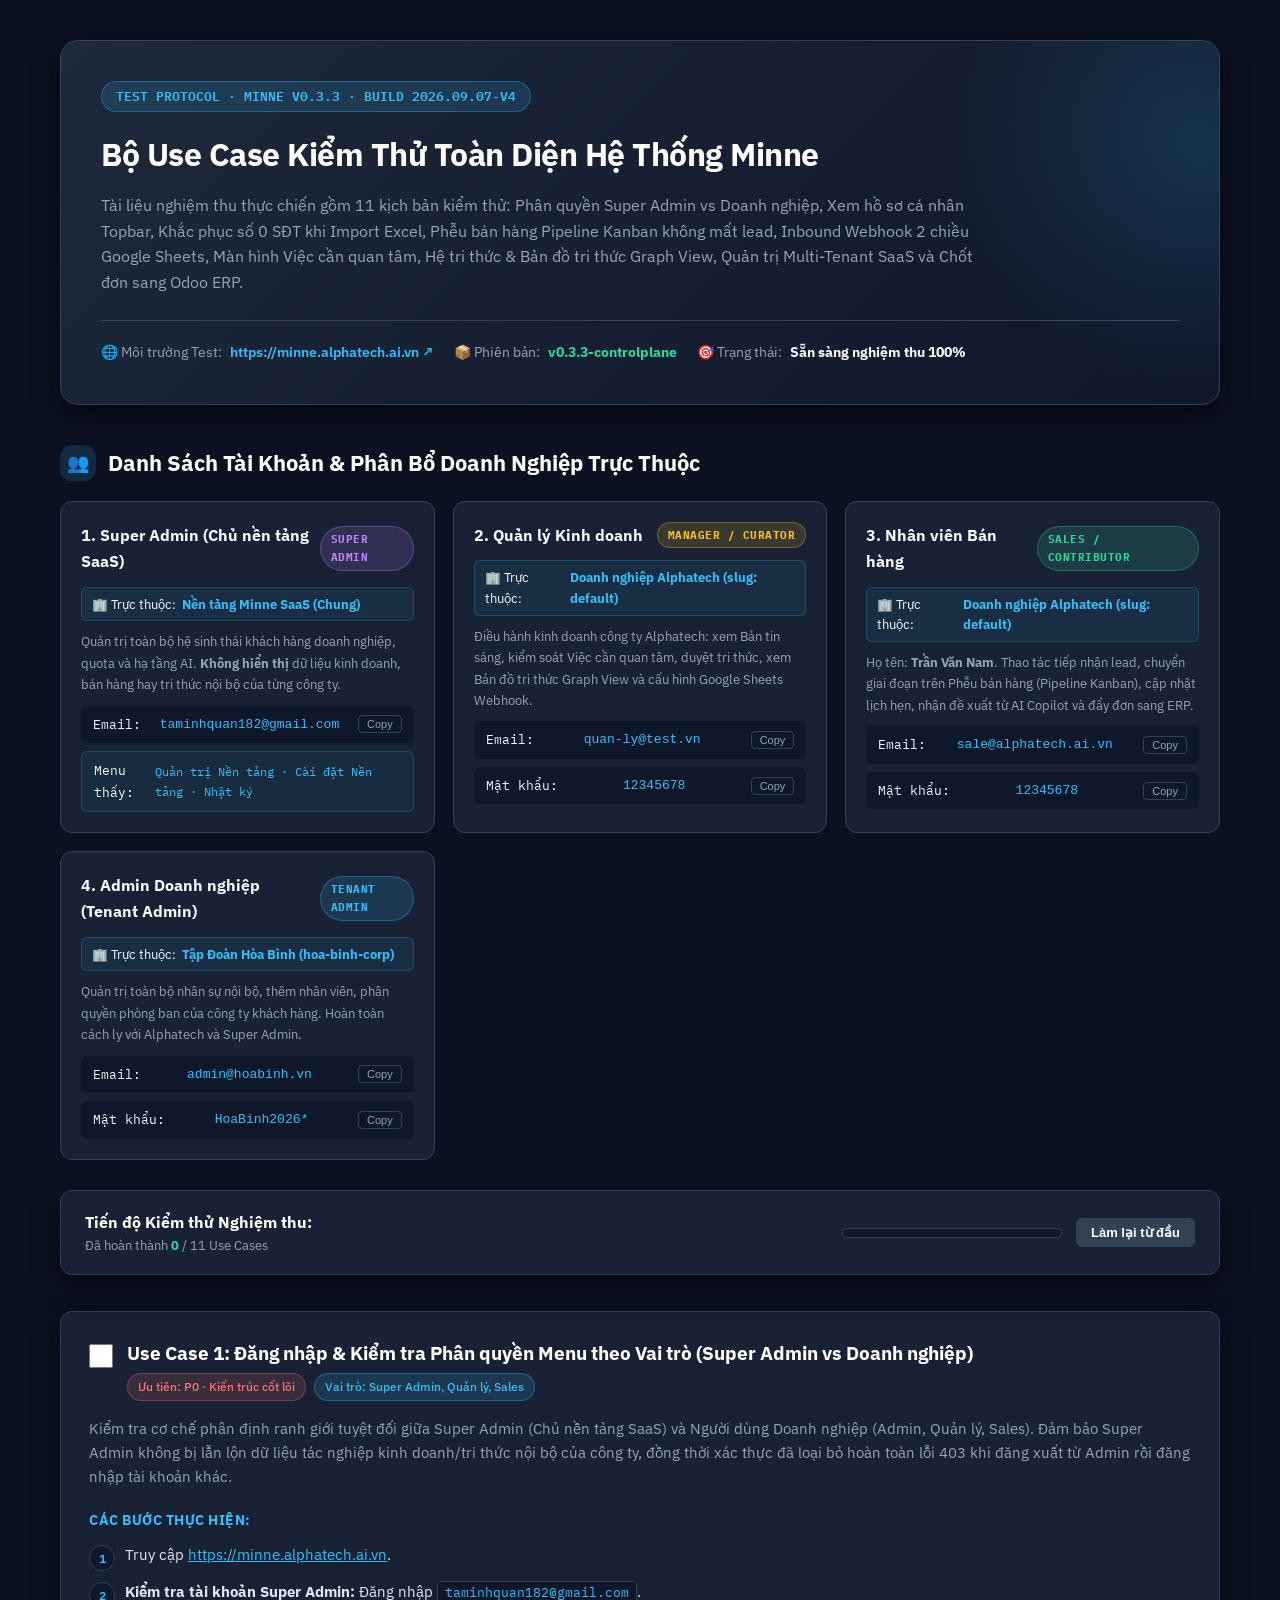
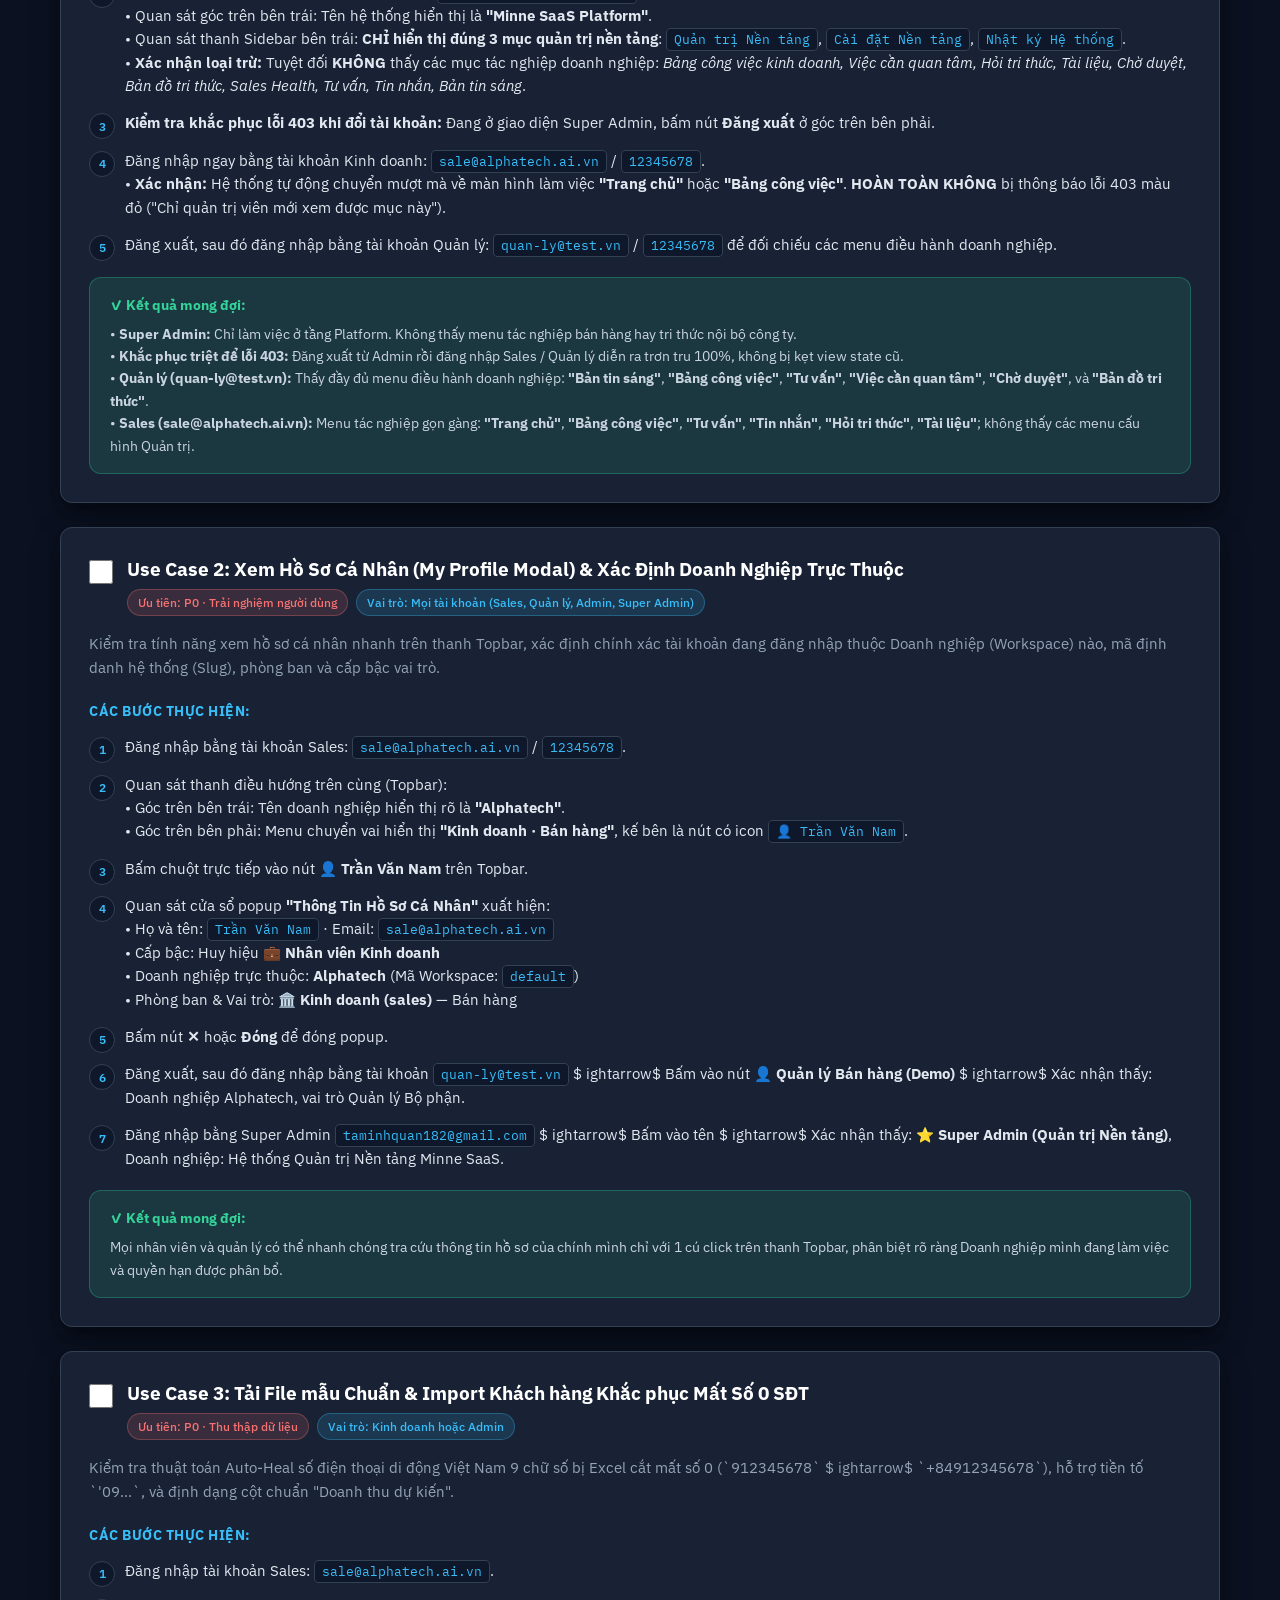
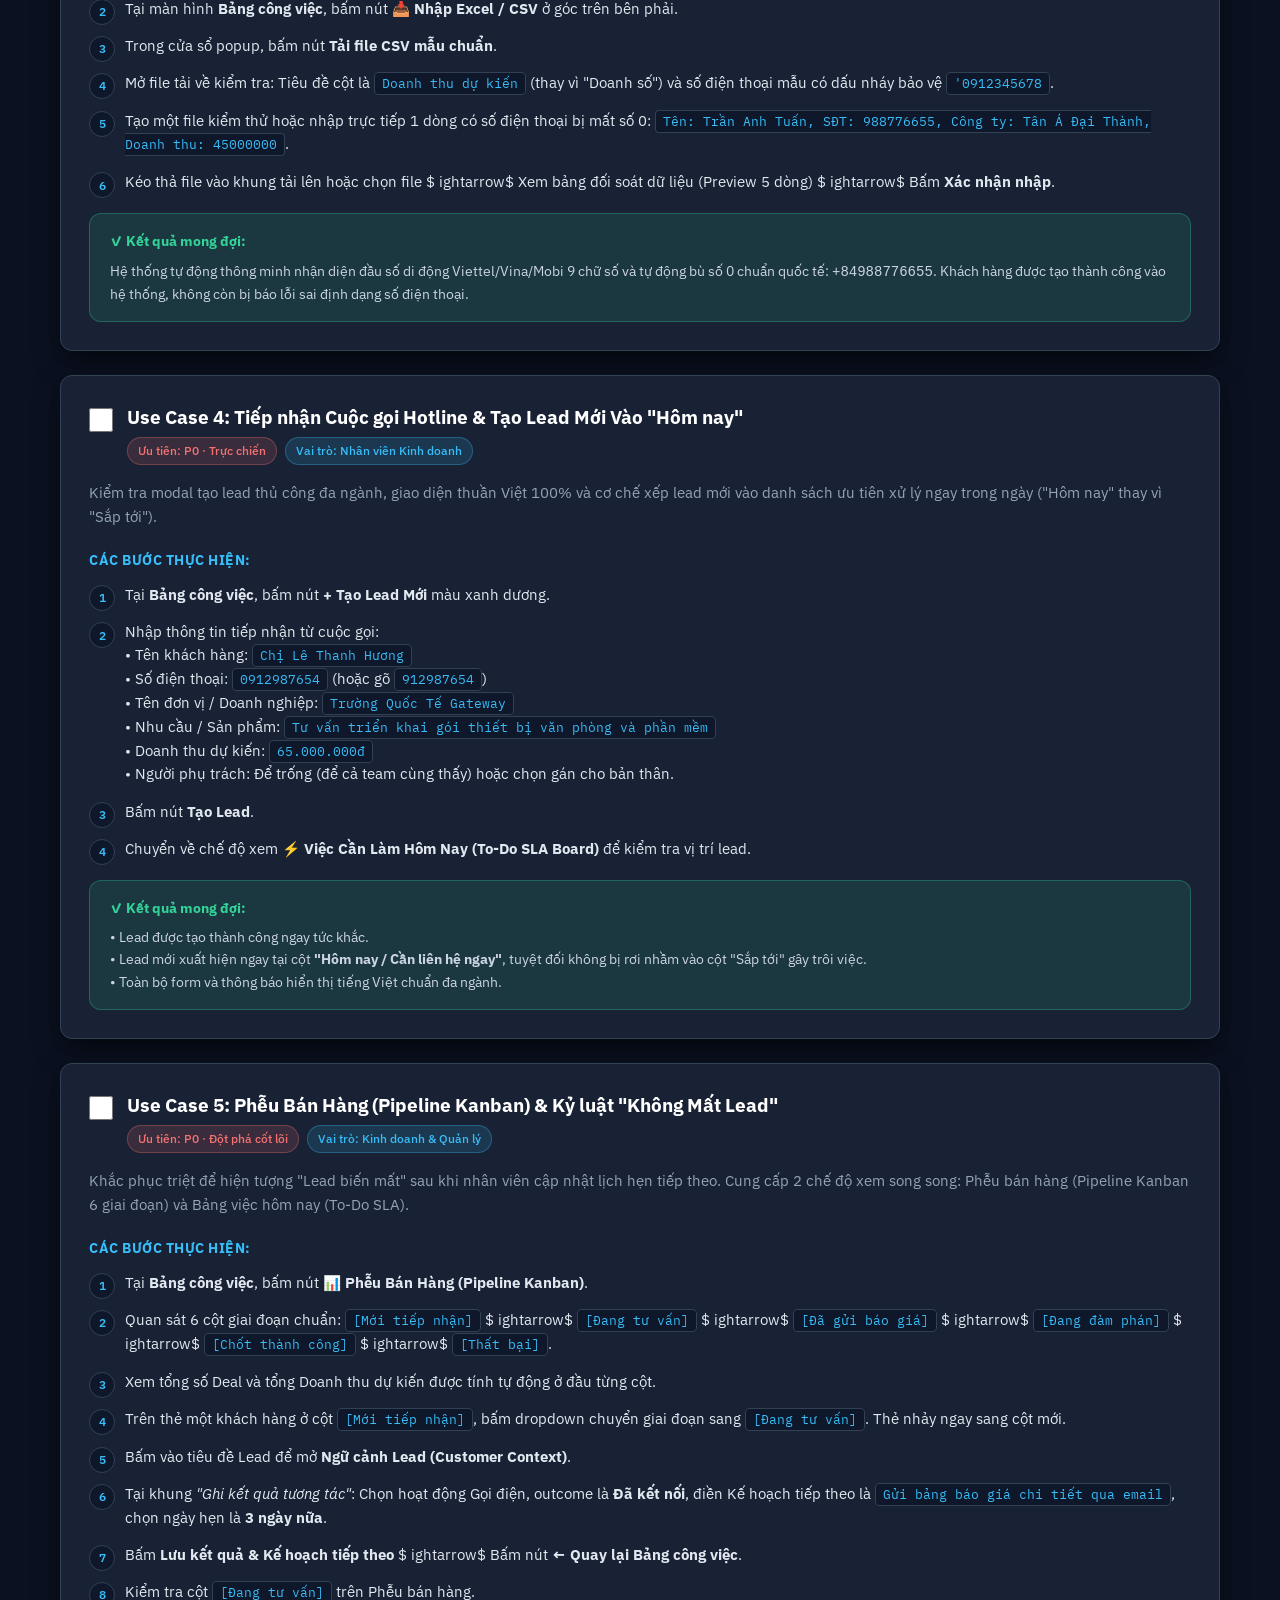
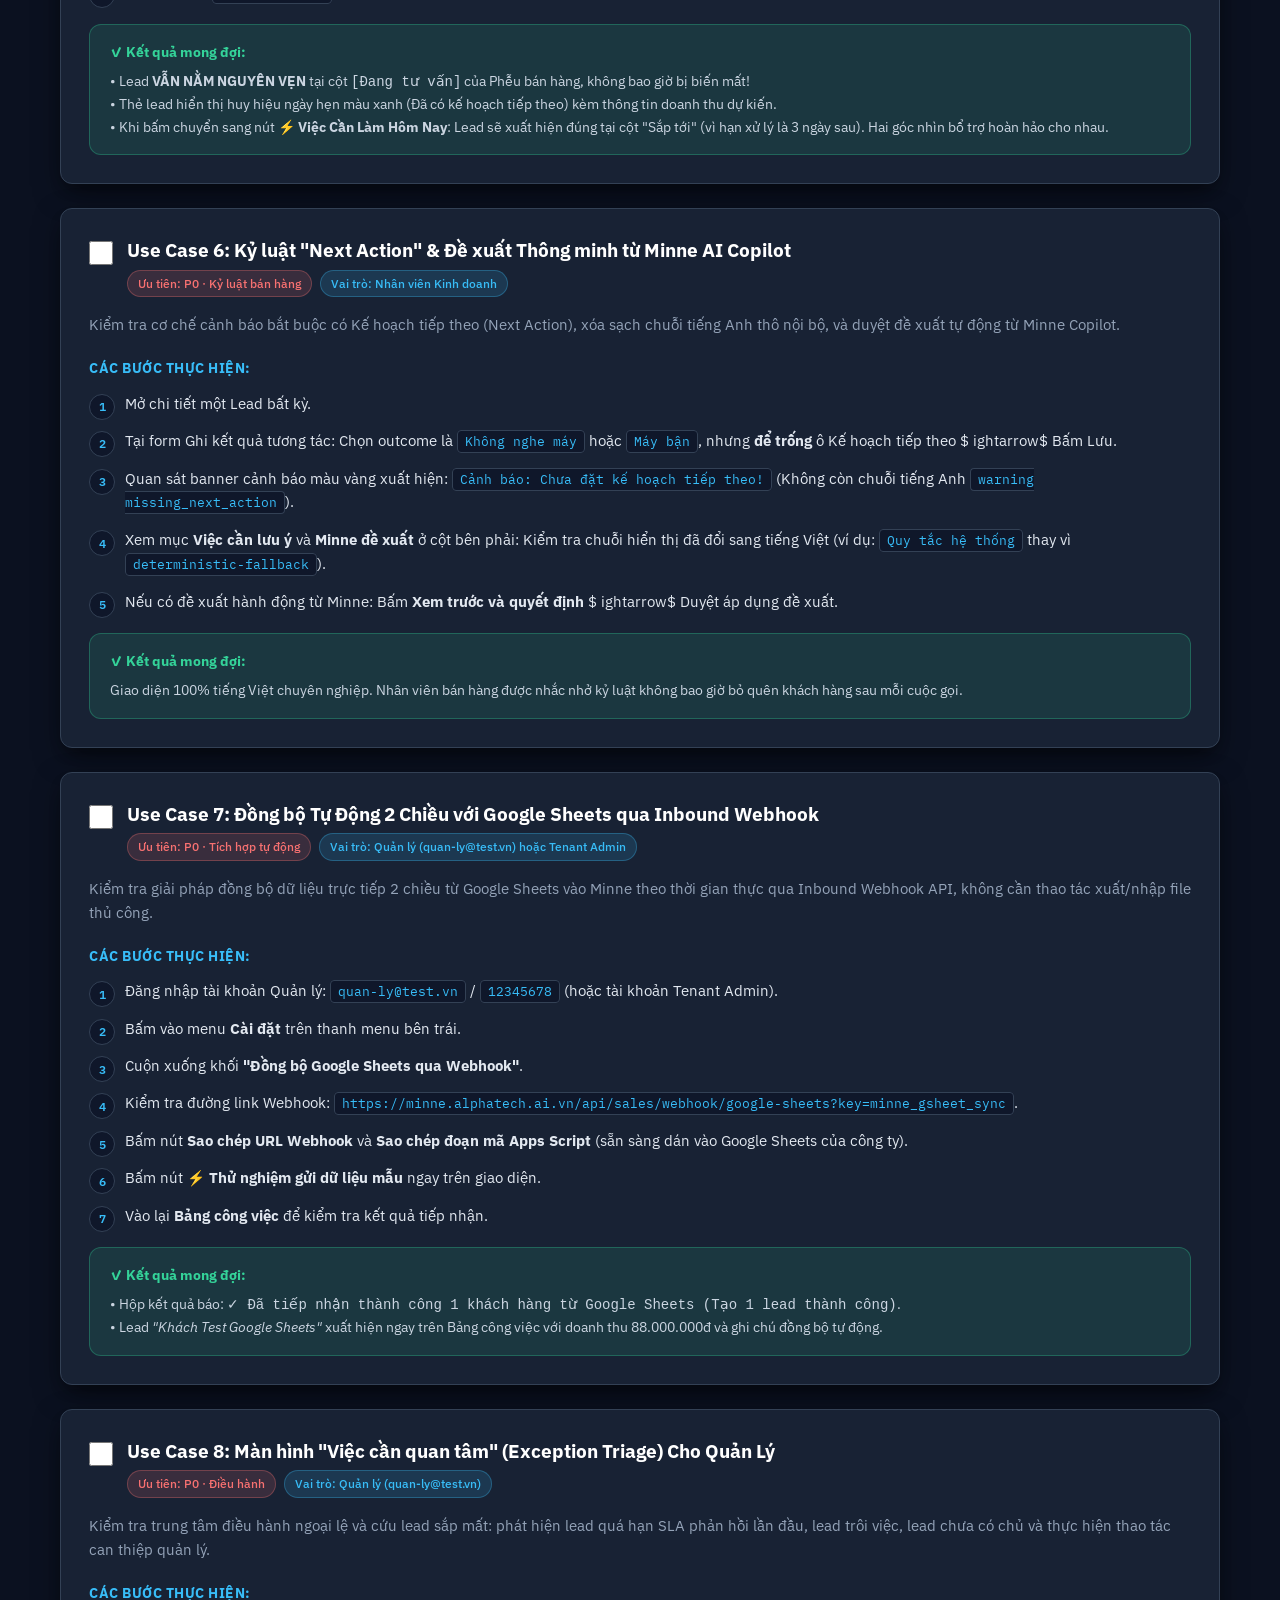
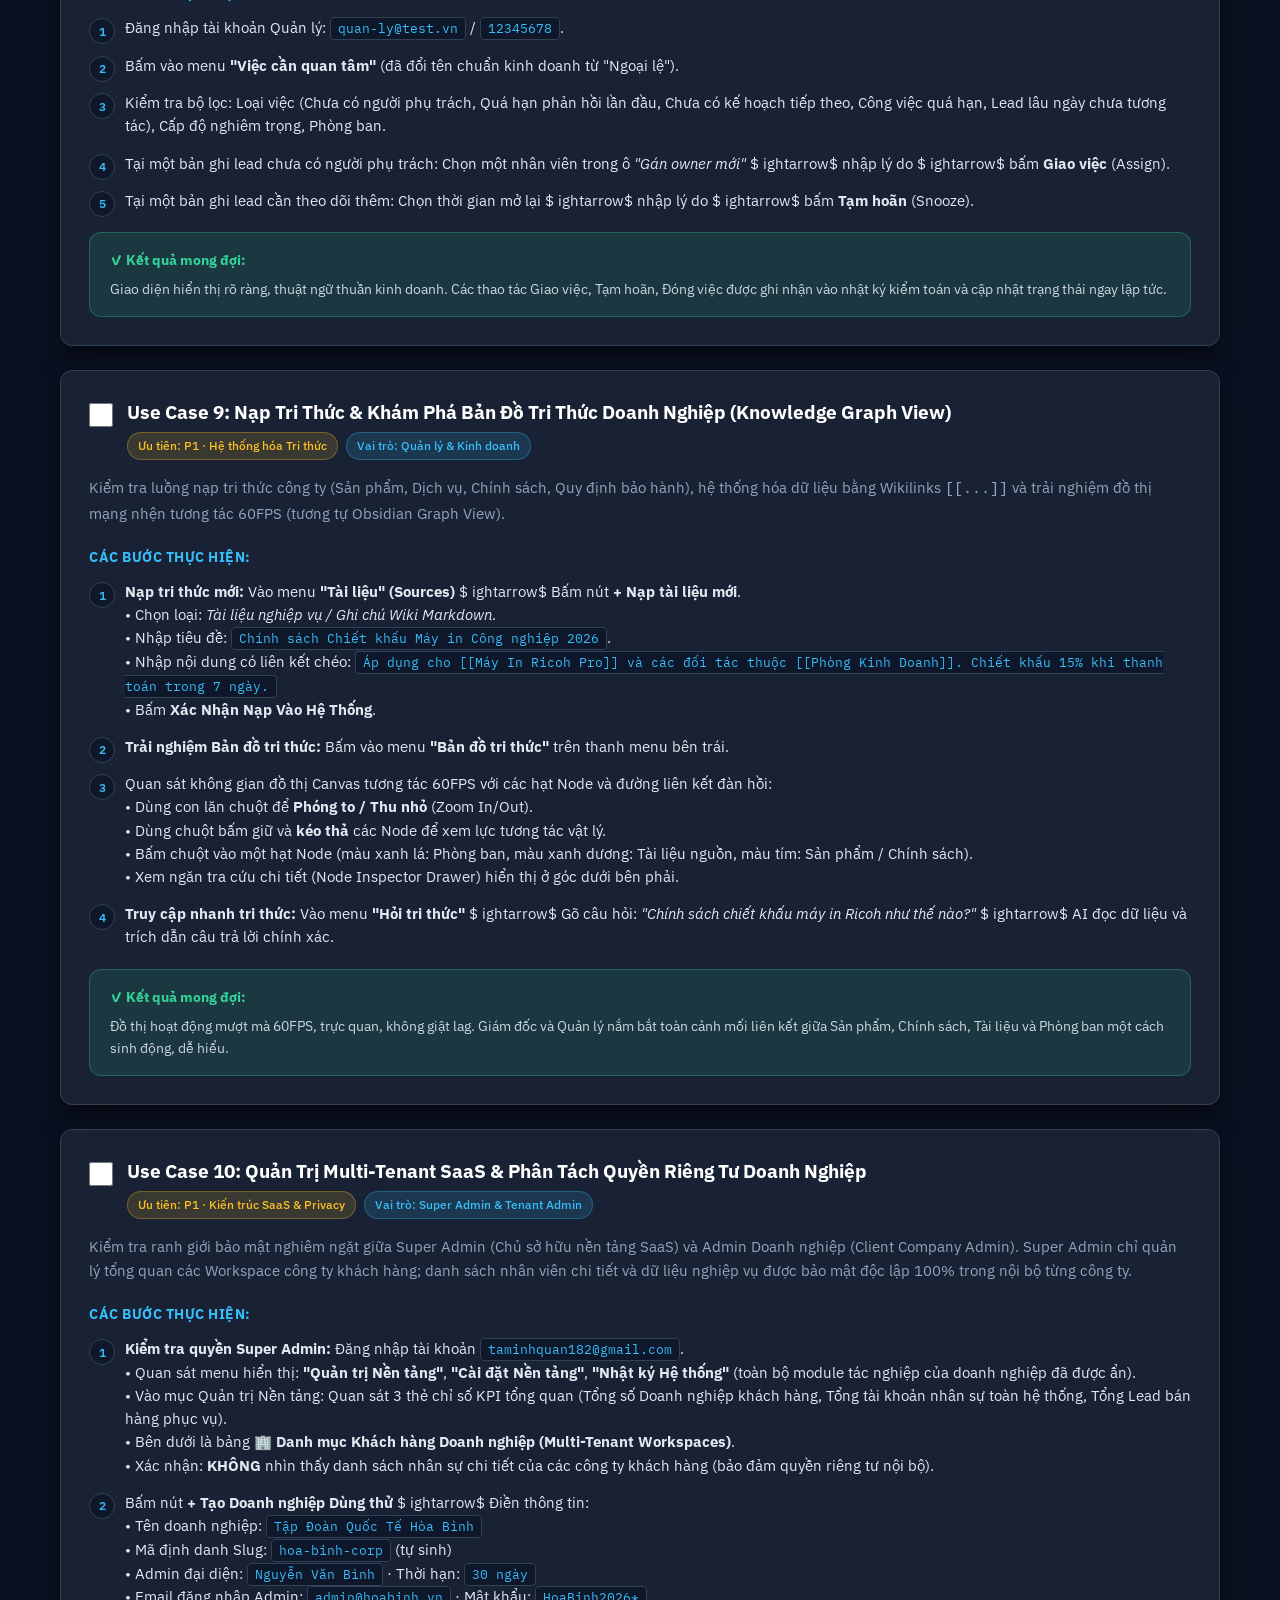
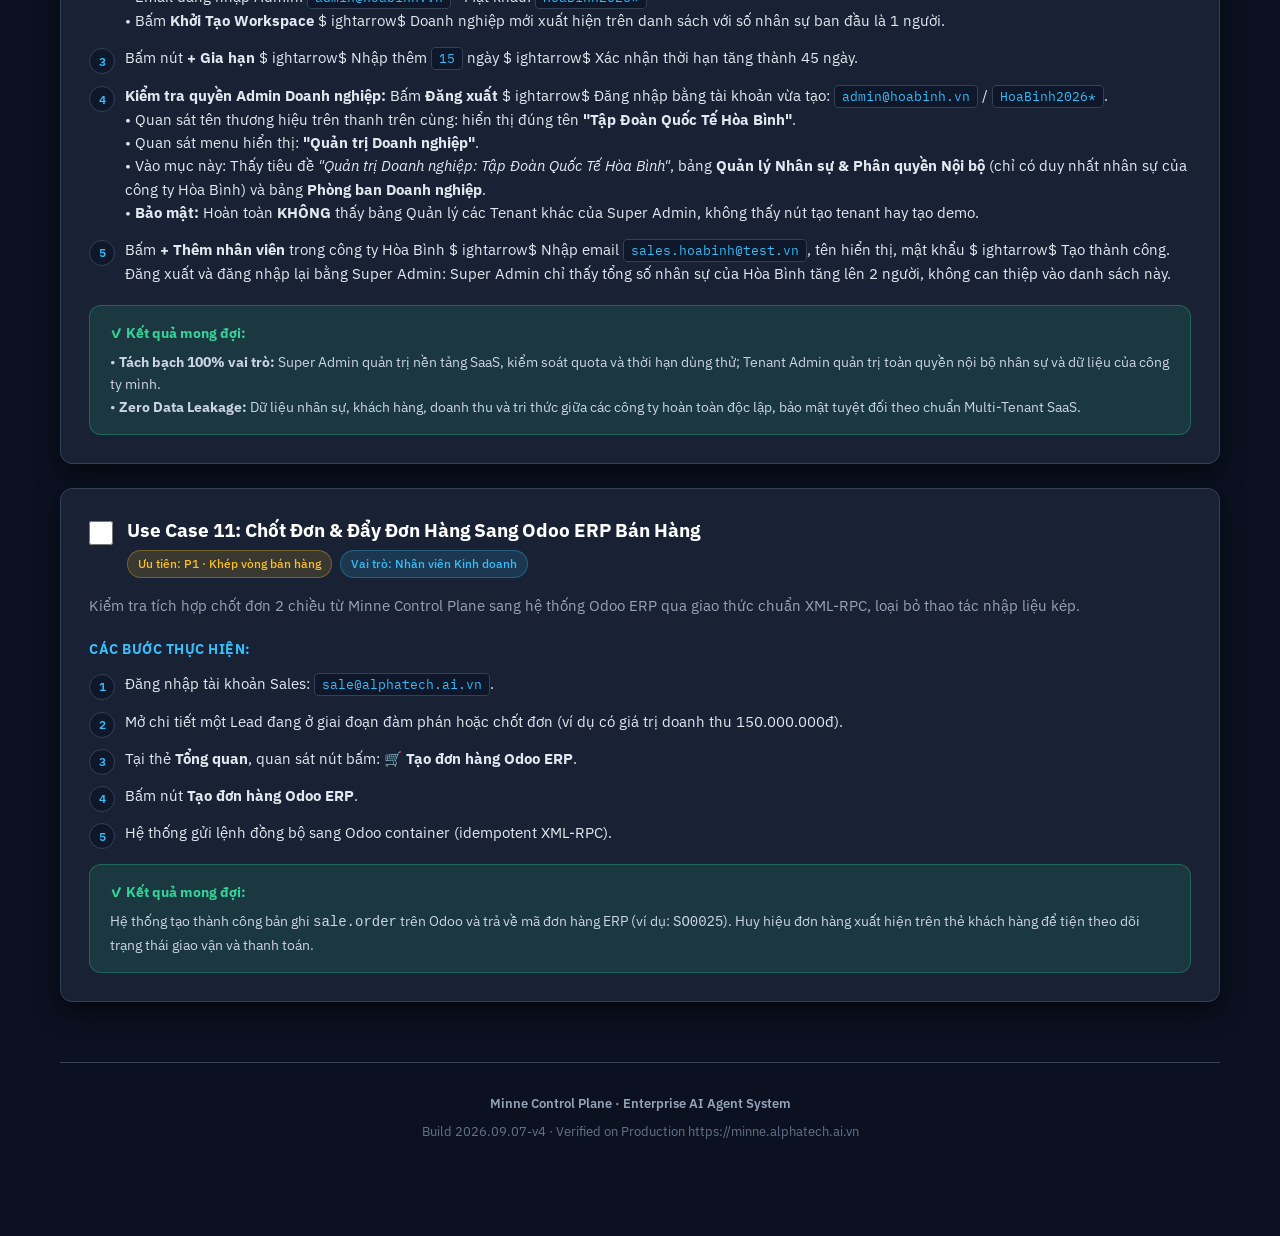
<file: BO-USE-CASE-TEST-MINNE-V0.3.3.html>
<!doctype html>
<html lang="vi">
<head>
  <meta charset="utf-8">
  <meta name="viewport" content="width=device-width, initial-scale=1">
  <title>Bộ Use Case Kiểm Thử Toàn Diện — Minne Control Plane v0.3.3</title>
  <link rel="preconnect" href="https://fonts.googleapis.com">
  <link rel="preconnect" href="https://fonts.gstatic.com" crossorigin>
  <link rel="stylesheet" href="https://fonts.googleapis.com/css2?family=IBM+Plex+Sans:wght@400;500;600;700&family=IBM+Plex+Mono:wght@400;500;600&display=swap">
  <style>
    :root {
      --bg: #0b1120;
      --surface: #1e293b;
      --surface-hover: #334155;
      --surface-card: #182234;
      --border: #334155;
      --border-accent: #38bdf8;
      --text: #f8fafc;
      --text-muted: #94a3b8;
      --text-faint: #64748b;
      --accent: #38bdf8;
      --accent-glow: rgba(56, 189, 248, 0.15);
      --success: #34d399;
      --success-bg: rgba(52, 211, 153, 0.12);
      --warn: #fbbf24;
      --warn-bg: rgba(251, 191, 36, 0.12);
      --danger: #f87171;
      --danger-bg: rgba(248, 113, 113, 0.12);
      --purple: #c084fc;
      --purple-bg: rgba(192, 132, 252, 0.12);
      --font-sans: 'IBM Plex Sans', -apple-system, BlinkMacSystemFont, 'Segoe UI', Roboto, sans-serif;
      --font-mono: 'IBM Plex Mono', monospace;
      --radius-sm: 6px;
      --radius-md: 12px;
      --radius-lg: 18px;
      --shadow: 0 10px 30px -5px rgba(0, 0, 0, 0.5), 0 8px 15px -6px rgba(0, 0, 0, 0.4);
    }

    * { box-sizing: border-box; margin: 0; padding: 0; }
    html { scroll-behavior: smooth; }
    body {
      font-family: var(--font-sans);
      background-color: var(--bg);
      color: var(--text);
      line-height: 1.65;
      padding: 0;
    }

    .container { max-width: 1200px; margin: 0 auto; padding: 40px 20px 100px; }

    /* Header */
    .header-banner {
      background: linear-gradient(135deg, #1e293b 0%, #0f172a 100%);
      border: 1px solid var(--border);
      border-radius: var(--radius-lg);
      padding: 40px;
      margin-bottom: 36px;
      box-shadow: var(--shadow);
      position: relative;
      overflow: hidden;
    }
    .header-banner::after {
      content: '';
      position: absolute;
      top: -40%;
      right: -20%;
      width: 500px;
      height: 500px;
      background: radial-gradient(circle, var(--accent-glow) 0%, transparent 70%);
      pointer-events: none;
    }
    .badge {
      display: inline-flex;
      align-items: center;
      gap: 8px;
      background: var(--accent-glow);
      border: 1px solid rgba(56, 189, 248, 0.3);
      color: var(--accent);
      padding: 4px 14px;
      border-radius: 999px;
      font-size: 13px;
      font-weight: 600;
      font-family: var(--font-mono);
      margin-bottom: 16px;
    }
    h1 {
      font-size: 32px;
      font-weight: 700;
      color: #fff;
      margin-bottom: 12px;
      letter-spacing: -0.5px;
    }
    .subtitle {
      font-size: 16px;
      color: var(--text-muted);
      max-width: 900px;
      line-height: 1.6;
    }
    .meta-bar {
      display: flex;
      flex-wrap: wrap;
      gap: 20px;
      margin-top: 24px;
      padding-top: 20px;
      border-top: 1px solid var(--border);
      font-size: 14px;
      color: var(--text-muted);
    }
    .meta-item { display: flex; align-items: center; gap: 8px; }
    .meta-item strong { color: var(--text); }

    /* Account Grid */
    .section-title {
      font-size: 22px;
      font-weight: 700;
      color: #fff;
      margin: 40px 0 20px;
      display: flex;
      align-items: center;
      gap: 12px;
    }
    .section-title .icon {
      display: inline-flex;
      align-items: center;
      justify-content: center;
      width: 36px;
      height: 36px;
      border-radius: var(--radius-md);
      background: var(--accent-glow);
      color: var(--accent);
      font-size: 18px;
    }
    .account-grid {
      display: grid;
      grid-template-columns: repeat(auto-fit, minmax(340px, 1fr));
      gap: 18px;
      margin-bottom: 30px;
    }
    .account-card {
      background: var(--surface-card);
      border: 1px solid var(--border);
      border-radius: var(--radius-md);
      padding: 20px;
      transition: all 0.2s ease;
      position: relative;
    }
    .account-card:hover {
      border-color: var(--border-accent);
      transform: translateY(-2px);
    }
    .account-head {
      display: flex;
      justify-content: space-between;
      align-items: center;
      margin-bottom: 12px;
    }
    .role-tag {
      font-size: 11px;
      font-weight: 700;
      padding: 3px 10px;
      border-radius: 999px;
      font-family: var(--font-mono);
      letter-spacing: 0.5px;
    }
    .tag-admin { background: rgba(192, 132, 252, 0.15); color: var(--purple); border: 1px solid rgba(192, 132, 252, 0.3); }
    .tag-manager { background: rgba(251, 191, 36, 0.15); color: var(--warn); border: 1px solid rgba(251, 191, 36, 0.3); }
    .tag-sales { background: rgba(52, 211, 153, 0.15); color: var(--success); border: 1px solid rgba(52, 211, 153, 0.3); }
    
    .org-banner {
      background: rgba(56, 189, 248, 0.08);
      border: 1px solid rgba(56, 189, 248, 0.2);
      border-radius: var(--radius-sm);
      padding: 6px 10px;
      font-size: 12.5px;
      margin-bottom: 10px;
      display: flex;
      align-items: center;
      gap: 6px;
    }
    .org-banner strong { color: var(--accent); }

    .cred-row {
      display: flex;
      justify-content: space-between;
      align-items: center;
      background: #0f172a;
      padding: 8px 12px;
      border-radius: var(--radius-sm);
      margin-top: 8px;
      font-family: var(--font-mono);
      font-size: 13px;
    }
    .cred-row code { color: var(--accent); }
    .copy-btn {
      background: transparent;
      border: 1px solid var(--border);
      color: var(--text-muted);
      border-radius: 4px;
      padding: 2px 8px;
      font-size: 11px;
      cursor: pointer;
      transition: all 0.2s ease;
    }
    .copy-btn:hover {
      color: #fff;
      border-color: var(--accent);
      background: var(--surface-hover);
    }

    /* Progress Tracker Bar */
    .progress-box {
      background: var(--surface-card);
      border: 1px solid var(--border);
      border-radius: var(--radius-md);
      padding: 18px 24px;
      margin-bottom: 36px;
      box-shadow: var(--shadow);
      display: flex;
      justify-content: space-between;
      align-items: center;
      flex-wrap: wrap;
      gap: 16px;
      position: sticky;
      top: 16px;
      z-index: 100;
      backdrop-filter: blur(8px);
    }
    .progress-bar-wrap {
      width: 220px;
      height: 10px;
      background: #0f172a;
      border-radius: 999px;
      overflow: hidden;
      border: 1px solid var(--border);
    }
    .progress-bar-fill {
      height: 100%;
      background: linear-gradient(90deg, var(--accent), var(--success));
      width: 0%;
      transition: width 0.3s ease;
    }

    /* Use Case Card */
    .uc-card {
      background: var(--surface-card);
      border: 1px solid var(--border);
      border-radius: var(--radius-md);
      padding: 28px;
      margin-bottom: 24px;
      box-shadow: var(--shadow);
      transition: all 0.2s ease;
    }
    .uc-card:hover {
      border-color: rgba(56, 189, 248, 0.4);
    }
    .uc-card.completed {
      border-color: rgba(52, 211, 153, 0.4);
      background: linear-gradient(180deg, rgba(52, 211, 153, 0.04) 0%, var(--surface-card) 100%);
    }
    .uc-card.completed .uc-title {
      text-decoration: line-through;
      color: var(--text-muted);
    }

    .uc-header {
      display: flex;
      justify-content: space-between;
      align-items: flex-start;
      margin-bottom: 16px;
      gap: 16px;
    }
    .uc-title-group {
      display: flex;
      align-items: flex-start;
      gap: 14px;
    }
    .uc-checkbox {
      width: 24px;
      height: 24px;
      cursor: pointer;
      accent-color: var(--success);
      margin-top: 4px;
    }
    .uc-title {
      font-size: 19px;
      font-weight: 700;
      color: #fff;
      line-height: 1.4;
    }
    .uc-meta-tags { display: flex; gap: 8px; flex-wrap: wrap; }
    .uc-pill {
      font-size: 12px;
      padding: 3px 10px;
      border-radius: 999px;
      font-weight: 500;
    }
    .uc-pill-p0 { background: rgba(248, 113, 113, 0.15); color: var(--danger); border: 1px solid rgba(248, 113, 113, 0.3); }
    .uc-pill-p1 { background: rgba(251, 191, 36, 0.15); color: var(--warn); border: 1px solid rgba(251, 191, 36, 0.3); }
    .uc-pill-role { background: rgba(56, 189, 248, 0.15); color: var(--accent); border: 1px solid rgba(56, 189, 248, 0.3); }

    .uc-desc {
      color: var(--text-muted);
      font-size: 15px;
      margin-bottom: 20px;
      line-height: 1.6;
    }

    /* Steps List */
    .steps-title {
      font-size: 13.5px;
      font-weight: 700;
      text-transform: uppercase;
      letter-spacing: 0.5px;
      color: var(--accent);
      margin-bottom: 12px;
      display: flex;
      align-items: center;
      gap: 6px;
    }
    .steps-list {
      list-style: none;
      counter-reset: step-counter;
      margin-bottom: 20px;
    }
    .steps-list li {
      position: relative;
      padding-left: 36px;
      margin-bottom: 14px;
      font-size: 14.5px;
      color: #e2e8f0;
      line-height: 1.6;
    }
    .steps-list li::before {
      counter-increment: step-counter;
      content: counter(step-counter);
      position: absolute;
      left: 0;
      top: 2px;
      width: 24px;
      height: 24px;
      background: #0f172a;
      border: 1px solid var(--border);
      border-radius: 50%;
      font-size: 12px;
      font-weight: 600;
      display: flex;
      align-items: center;
      justify-content: center;
      color: var(--accent);
    }
    .steps-list code {
      background: #0f172a;
      border: 1px solid var(--border);
      color: #38bdf8;
      padding: 2px 7px;
      border-radius: 4px;
      font-family: var(--font-mono);
      font-size: 13px;
    }

    /* Expected Result Callout */
    .expected-box {
      background: var(--success-bg);
      border: 1px solid rgba(52, 211, 153, 0.3);
      border-radius: var(--radius-md);
      padding: 16px 20px;
      margin-top: 16px;
    }
    .expected-title {
      font-size: 14px;
      font-weight: 700;
      color: var(--success);
      margin-bottom: 6px;
      display: flex;
      align-items: center;
      gap: 6px;
    }
    .expected-desc {
      font-size: 14px;
      color: #cbd5e1;
      line-height: 1.6;
    }

    .btn-action {
      display: inline-flex;
      align-items: center;
      gap: 8px;
      background: var(--accent);
      color: #0b1120;
      font-weight: 600;
      font-size: 14px;
      padding: 10px 20px;
      border-radius: var(--radius-sm);
      text-decoration: none;
      transition: all 0.2s ease;
      border: none;
      cursor: pointer;
    }
    .btn-action:hover {
      background: #7dd3fc;
      box-shadow: 0 0 15px var(--accent-glow);
    }
    .btn-secondary {
      background: var(--surface-hover);
      color: #fff;
      border: 1px solid var(--border);
    }
    .btn-secondary:hover {
      background: #475569;
      border-color: #64748b;
    }

    footer {
      margin-top: 60px;
      padding-top: 30px;
      border-top: 1px solid var(--border);
      text-align: center;
      color: var(--text-faint);
      font-size: 13px;
    }
  </style>
</head>
<body>

<div class="container">

  <!-- Header Banner -->
  <header class="header-banner">
    <div class="badge">TEST PROTOCOL · MINNE V0.3.3 · BUILD 2026.09.07-V4</div>
    <h1>Bộ Use Case Kiểm Thử Toàn Diện Hệ Thống Minne</h1>
    <p class="subtitle">
      Tài liệu nghiệm thu thực chiến gồm 11 kịch bản kiểm thử: Phân quyền Super Admin vs Doanh nghiệp, Xem hồ sơ cá nhân Topbar, Khắc phục số 0 SĐT khi Import Excel, Phễu bán hàng Pipeline Kanban không mất lead, Inbound Webhook 2 chiều Google Sheets, Màn hình Việc cần quan tâm, Hệ tri thức & Bản đồ tri thức Graph View, Quản trị Multi-Tenant SaaS và Chốt đơn sang Odoo ERP.
    </p>

    <div class="meta-bar">
      <div class="meta-item">
        <span>🌐 Môi trường Test:</span>
        <a href="https://minne.alphatech.ai.vn" target="_blank" style="color:var(--accent);font-weight:600;text-decoration:none">https://minne.alphatech.ai.vn ↗</a>
      </div>
      <div class="meta-item">
        <span>📦 Phiên bản:</span>
        <strong style="color:var(--success)">v0.3.3-controlplane</strong>
      </div>
      <div class="meta-item">
        <span>🎯 Trạng thái:</span>
        <strong>Sẵn sàng nghiệm thu 100%</strong>
      </div>
    </div>
  </header>

  <!-- Danh sách Tài khoản Test & Doanh Nghiệp -->
  <h2 class="section-title">
    <span class="icon">👥</span>
    Danh Sách Tài Khoản & Phân Bổ Doanh Nghiệp Trực Thuộc
  </h2>
  <div class="account-grid">

    <!-- Super Admin -->
    <div class="account-card">
      <div class="account-head">
        <strong>1. Super Admin (Chủ nền tảng SaaS)</strong>
        <span class="role-tag tag-admin">SUPER ADMIN</span>
      </div>
      <div class="org-banner">
        <span>🏢 Trực thuộc:</span>
        <strong>Nền tảng Minne SaaS (Chung)</strong>
      </div>
      <p style="font-size:13px;color:var(--text-muted);margin-bottom:10px">
        Quản trị toàn bộ hệ sinh thái khách hàng doanh nghiệp, quota và hạ tầng AI. <strong>Không hiển thị</strong> dữ liệu kinh doanh, bán hàng hay tri thức nội bộ của từng công ty.
      </p>
      <div class="cred-row">
        <span>Email:</span>
        <code>taminhquan182@gmail.com</code>
        <button class="copy-btn" onclick="copyText('taminhquan182@gmail.com')">Copy</button>
      </div>
      <div class="cred-row" style="background:rgba(56,189,248,0.06);border:1px solid rgba(56,189,248,0.2)">
        <span>Menu thấy:</span>
        <span style="color:var(--accent);font-size:12px">Quản trị Nền tảng · Cài đặt Nền tảng · Nhật ký</span>
      </div>
    </div>

    <!-- Manager Alphatech -->
    <div class="account-card">
      <div class="account-head">
        <strong>2. Quản lý Kinh doanh</strong>
        <span class="role-tag tag-manager">MANAGER / CURATOR</span>
      </div>
      <div class="org-banner">
        <span>🏢 Trực thuộc:</span>
        <strong>Doanh nghiệp Alphatech (slug: default)</strong>
      </div>
      <p style="font-size:13px;color:var(--text-muted);margin-bottom:10px">
        Điều hành kinh doanh công ty Alphatech: xem Bản tin sáng, kiểm soát Việc cần quan tâm, duyệt tri thức, xem Bản đồ tri thức Graph View và cấu hình Google Sheets Webhook.
      </p>
      <div class="cred-row">
        <span>Email:</span>
        <code>quan-ly@test.vn</code>
        <button class="copy-btn" onclick="copyText('quan-ly@test.vn')">Copy</button>
      </div>
      <div class="cred-row">
        <span>Mật khẩu:</span>
        <code>12345678</code>
        <button class="copy-btn" onclick="copyText('12345678')">Copy</button>
      </div>
    </div>

    <!-- Sales Alphatech -->
    <div class="account-card">
      <div class="account-head">
        <strong>3. Nhân viên Bán hàng</strong>
        <span class="role-tag tag-sales">SALES / CONTRIBUTOR</span>
      </div>
      <div class="org-banner">
        <span>🏢 Trực thuộc:</span>
        <strong>Doanh nghiệp Alphatech (slug: default)</strong>
      </div>
      <p style="font-size:13px;color:var(--text-muted);margin-bottom:10px">
        Họ tên: <strong>Trần Văn Nam</strong>. Thao tác tiếp nhận lead, chuyển giai đoạn trên Phễu bán hàng (Pipeline Kanban), cập nhật lịch hẹn, nhận đề xuất từ AI Copilot và đẩy đơn sang ERP.
      </p>
      <div class="cred-row">
        <span>Email:</span>
        <code>sale@alphatech.ai.vn</code>
        <button class="copy-btn" onclick="copyText('sale@alphatech.ai.vn')">Copy</button>
      </div>
      <div class="cred-row">
        <span>Mật khẩu:</span>
        <code>12345678</code>
        <button class="copy-btn" onclick="copyText('12345678')">Copy</button>
      </div>
    </div>

    <!-- Tenant Admin -->
    <div class="account-card">
      <div class="account-head">
        <strong>4. Admin Doanh nghiệp (Tenant Admin)</strong>
        <span class="role-tag tag-admin" style="color:var(--accent);border-color:rgba(56,189,248,0.3);background:var(--accent-glow)">TENANT ADMIN</span>
      </div>
      <div class="org-banner">
        <span>🏢 Trực thuộc:</span>
        <strong>Tập Đoàn Hòa Bình (hoa-binh-corp)</strong>
      </div>
      <p style="font-size:13px;color:var(--text-muted);margin-bottom:10px">
        Quản trị toàn bộ nhân sự nội bộ, thêm nhân viên, phân quyền phòng ban của công ty khách hàng. Hoàn toàn cách ly với Alphatech và Super Admin.
      </p>
      <div class="cred-row">
        <span>Email:</span>
        <code>admin@hoabinh.vn</code>
        <button class="copy-btn" onclick="copyText('admin@hoabinh.vn')">Copy</button>
      </div>
      <div class="cred-row">
        <span>Mật khẩu:</span>
        <code>HoaBinh2026*</code>
        <button class="copy-btn" onclick="copyText('HoaBinh2026*')">Copy</button>
      </div>
    </div>
  </div>

  <!-- Thanh Tiến Độ Test -->
  <div class="progress-box">
    <div class="progress-info">
      <strong style="font-size:16px;color:#fff">Tiến độ Kiểm thử Nghiệm thu:</strong>
      <div style="font-size:13px;color:var(--text-muted)">Đã hoàn thành <span id="completed-count" style="color:var(--success);font-weight:700">0</span> / 11 Use Cases</div>
    </div>
    <div style="display:flex;align-items:center;gap:14px">
      <div class="progress-bar-wrap">
        <div class="progress-bar-fill" id="progress-fill"></div>
      </div>
      <button class="btn-action btn-secondary" style="padding:6px 14px;font-size:13px" onclick="resetProgress()">Làm lại từ đầu</button>
    </div>
  </div>

  <!-- ═══════════════════════════════════════════════════════════════════════ -->
  <!-- 11 USE CASES CHI TIẾT -->
  <!-- ═══════════════════════════════════════════════════════════════════════ -->

  <!-- Use Case 1 -->
  <article class="uc-card" id="uc-1">
    <div class="uc-header">
      <div class="uc-title-group">
        <input type="checkbox" class="uc-checkbox" id="check-1" onchange="toggleUC(1)">
        <div>
          <div class="uc-title">Use Case 1: Đăng nhập & Kiểm tra Phân quyền Menu theo Vai trò (Super Admin vs Doanh nghiệp)</div>
          <div class="uc-meta-tags" style="margin-top:6px">
            <span class="uc-pill uc-pill-p0">Ưu tiên: P0 · Kiến trúc cốt lõi</span>
            <span class="uc-pill uc-pill-role">Vai trò: Super Admin, Quản lý, Sales</span>
          </div>
        </div>
      </div>
    </div>
    <p class="uc-desc">
      Kiểm tra cơ chế phân định ranh giới tuyệt đối giữa Super Admin (Chủ nền tảng SaaS) và Người dùng Doanh nghiệp (Admin, Quản lý, Sales). Đảm bảo Super Admin không bị lẫn lộn dữ liệu tác nghiệp kinh doanh/tri thức nội bộ của công ty, đồng thời xác thực đã loại bỏ hoàn toàn lỗi 403 khi đăng xuất từ Admin rồi đăng nhập tài khoản khác.
    </p>
    <div class="steps-title">Các bước thực hiện:</div>
    <ol class="steps-list">
      <li>Truy cập <a href="https://minne.alphatech.ai.vn" target="_blank" style="color:var(--accent)">https://minne.alphatech.ai.vn</a>.</li>
      <li><strong>Kiểm tra tài khoản Super Admin:</strong> Đăng nhập <code>taminhquan182@gmail.com</code>.
        <br>• Quan sát góc trên bên trái: Tên hệ thống hiển thị là <strong>"Minne SaaS Platform"</strong>.
        <br>• Quan sát thanh Sidebar bên trái: <strong>CHỈ hiển thị đúng 3 mục quản trị nền tảng</strong>: <code>Quản trị Nền tảng</code>, <code>Cài đặt Nền tảng</code>, <code>Nhật ký Hệ thống</code>.
        <br>• <strong>Xác nhận loại trừ:</strong> Tuyệt đối <strong>KHÔNG</strong> thấy các mục tác nghiệp doanh nghiệp: <em>Bảng công việc kinh doanh, Việc cần quan tâm, Hỏi tri thức, Tài liệu, Chờ duyệt, Bản đồ tri thức, Sales Health, Tư vấn, Tin nhắn, Bản tin sáng</em>.
      </li>
      <li><strong>Kiểm tra khắc phục lỗi 403 khi đổi tài khoản:</strong> Đang ở giao diện Super Admin, bấm nút <strong>Đăng xuất</strong> ở góc trên bên phải.</li>
      <li>Đăng nhập ngay bằng tài khoản Kinh doanh: <code>sale@alphatech.ai.vn</code> / <code>12345678</code>.
        <br>• <strong>Xác nhận:</strong> Hệ thống tự động chuyển mượt mà về màn hình làm việc <strong>"Trang chủ"</strong> hoặc <strong>"Bảng công việc"</strong>. <strong>HOÀN TOÀN KHÔNG</strong> bị thông báo lỗi 403 màu đỏ ("Chỉ quản trị viên mới xem được mục này").
      </li>
      <li>Đăng xuất, sau đó đăng nhập bằng tài khoản Quản lý: <code>quan-ly@test.vn</code> / <code>12345678</code> để đối chiếu các menu điều hành doanh nghiệp.</li>
    </ol>
    <div class="expected-box">
      <div class="expected-title">✓ Kết quả mong đợi:</div>
      <div class="expected-desc">
        • <strong>Super Admin:</strong> Chỉ làm việc ở tầng Platform. Không thấy menu tác nghiệp bán hàng hay tri thức nội bộ công ty.<br>
        • <strong>Khắc phục triệt để lỗi 403:</strong> Đăng xuất từ Admin rồi đăng nhập Sales / Quản lý diễn ra trơn tru 100%, không bị kẹt view state cũ.<br>
        • <strong>Quản lý (quan-ly@test.vn):</strong> Thấy đầy đủ menu điều hành doanh nghiệp: <strong>"Bản tin sáng"</strong>, <strong>"Bảng công việc"</strong>, <strong>"Tư vấn"</strong>, <strong>"Việc cần quan tâm"</strong>, <strong>"Chờ duyệt"</strong>, và <strong>"Bản đồ tri thức"</strong>.<br>
        • <strong>Sales (sale@alphatech.ai.vn):</strong> Menu tác nghiệp gọn gàng: <strong>"Trang chủ"</strong>, <strong>"Bảng công việc"</strong>, <strong>"Tư vấn"</strong>, <strong>"Tin nhắn"</strong>, <strong>"Hỏi tri thức"</strong>, <strong>"Tài liệu"</strong>; không thấy các menu cấu hình Quản trị.
      </div>
    </div>
  </article>

  <!-- Use Case 2 (MỚI: HỒ SƠ CÁ NHÂN & ĐỊNH DANH DOANH NGHIỆP) -->
  <article class="uc-card" id="uc-2">
    <div class="uc-header">
      <div class="uc-title-group">
        <input type="checkbox" class="uc-checkbox" id="check-2" onchange="toggleUC(2)">
        <div>
          <div class="uc-title">Use Case 2: Xem Hồ Sơ Cá Nhân (My Profile Modal) & Xác Định Doanh Nghiệp Trực Thuộc</div>
          <div class="uc-meta-tags" style="margin-top:6px">
            <span class="uc-pill uc-pill-p0">Ưu tiên: P0 · Trải nghiệm người dùng</span>
            <span class="uc-pill uc-pill-role">Vai trò: Mọi tài khoản (Sales, Quản lý, Admin, Super Admin)</span>
          </div>
        </div>
      </div>
    </div>
    <p class="uc-desc">
      Kiểm tra tính năng xem hồ sơ cá nhân nhanh trên thanh Topbar, xác định chính xác tài khoản đang đăng nhập thuộc Doanh nghiệp (Workspace) nào, mã định danh hệ thống (Slug), phòng ban và cấp bậc vai trò.
    </p>
    <div class="steps-title">Các bước thực hiện:</div>
    <ol class="steps-list">
      <li>Đăng nhập bằng tài khoản Sales: <code>sale@alphatech.ai.vn</code> / <code>12345678</code>.</li>
      <li>Quan sát thanh điều hướng trên cùng (Topbar):
        <br>• Góc trên bên trái: Tên doanh nghiệp hiển thị rõ là <strong>"Alphatech"</strong>.
        <br>• Góc trên bên phải: Menu chuyển vai hiển thị <strong>"Kinh doanh · Bán hàng"</strong>, kế bên là nút có icon <code>👤 Trần Văn Nam</code>.
      </li>
      <li>Bấm chuột trực tiếp vào nút <strong>👤 Trần Văn Nam</strong> trên Topbar.</li>
      <li>Quan sát cửa sổ popup <strong>"Thông Tin Hồ Sơ Cá Nhân"</strong> xuất hiện:
        <br>• Họ và tên: <code>Trần Văn Nam</code> · Email: <code>sale@alphatech.ai.vn</code>
        <br>• Cấp bậc: Huy hiệu <strong>💼 Nhân viên Kinh doanh</strong>
        <br>• Doanh nghiệp trực thuộc: <strong>Alphatech</strong> (Mã Workspace: <code>default</code>)
        <br>• Phòng ban & Vai trò: 🏛️ <strong>Kinh doanh (sales)</strong> — Bán hàng
      </li>
      <li>Bấm nút <strong>✕</strong> hoặc <strong>Đóng</strong> để đóng popup.</li>
      <li>Đăng xuất, sau đó đăng nhập bằng tài khoản <code>quan-ly@test.vn</code> $
ightarrow$ Bấm vào nút <strong>👤 Quản lý Bán hàng (Demo)</strong> $
ightarrow$ Xác nhận thấy: Doanh nghiệp Alphatech, vai trò Quản lý Bộ phận.</li>
      <li>Đăng nhập bằng Super Admin <code>taminhquan182@gmail.com</code> $
ightarrow$ Bấm vào tên $
ightarrow$ Xác nhận thấy: <strong>⭐ Super Admin (Quản trị Nền tảng)</strong>, Doanh nghiệp: Hệ thống Quản trị Nền tảng Minne SaaS.</li>
    </ol>
    <div class="expected-box">
      <div class="expected-title">✓ Kết quả mong đợi:</div>
      <div class="expected-desc">
        Mọi nhân viên và quản lý có thể nhanh chóng tra cứu thông tin hồ sơ của chính mình chỉ với 1 cú click trên thanh Topbar, phân biệt rõ ràng Doanh nghiệp mình đang làm việc và quyền hạn được phân bổ.
      </div>
    </div>
  </article>

  <!-- Use Case 3 -->
  <article class="uc-card" id="uc-3">
    <div class="uc-header">
      <div class="uc-title-group">
        <input type="checkbox" class="uc-checkbox" id="check-3" onchange="toggleUC(3)">
        <div>
          <div class="uc-title">Use Case 3: Tải File mẫu Chuẩn & Import Khách hàng Khắc phục Mất Số 0 SĐT</div>
          <div class="uc-meta-tags" style="margin-top:6px">
            <span class="uc-pill uc-pill-p0">Ưu tiên: P0 · Thu thập dữ liệu</span>
            <span class="uc-pill uc-pill-role">Vai trò: Kinh doanh hoặc Admin</span>
          </div>
        </div>
      </div>
    </div>
    <p class="uc-desc">
      Kiểm tra thuật toán Auto-Heal số điện thoại di động Việt Nam 9 chữ số bị Excel cắt mất số 0 (`912345678` $
ightarrow$ `+84912345678`), hỗ trợ tiền tố `'09...`, và định dạng cột chuẩn "Doanh thu dự kiến".
    </p>
    <div class="steps-title">Các bước thực hiện:</div>
    <ol class="steps-list">
      <li>Đăng nhập tài khoản Sales: <code>sale@alphatech.ai.vn</code>.</li>
      <li>Tại màn hình <strong>Bảng công việc</strong>, bấm nút <strong>📥 Nhập Excel / CSV</strong> ở góc trên bên phải.</li>
      <li>Trong cửa sổ popup, bấm nút <strong>Tải file CSV mẫu chuẩn</strong>.</li>
      <li>Mở file tải về kiểm tra: Tiêu đề cột là <code>Doanh thu dự kiến</code> (thay vì "Doanh số") và số điện thoại mẫu có dấu nháy bảo vệ <code>'0912345678</code>.</li>
      <li>Tạo một file kiểm thử hoặc nhập trực tiếp 1 dòng có số điện thoại bị mất số 0: <code>Tên: Trần Anh Tuấn, SĐT: 988776655, Công ty: Tân Á Đại Thành, Doanh thu: 45000000</code>.</li>
      <li>Kéo thả file vào khung tải lên hoặc chọn file $
ightarrow$ Xem bảng đối soát dữ liệu (Preview 5 dòng) $
ightarrow$ Bấm <strong>Xác nhận nhập</strong>.</li>
    </ol>
    <div class="expected-box">
      <div class="expected-title">✓ Kết quả mong đợi:</div>
      <div class="expected-desc">
        Hệ thống tự động thông minh nhận diện đầu số di động Viettel/Vina/Mobi 9 chữ số và tự động bù số 0 chuẩn quốc tế: <code>+84988776655</code>. Khách hàng được tạo thành công vào hệ thống, không còn bị báo lỗi sai định dạng số điện thoại.
      </div>
    </div>
  </article>

  <!-- Use Case 4 -->
  <article class="uc-card" id="uc-4">
    <div class="uc-header">
      <div class="uc-title-group">
        <input type="checkbox" class="uc-checkbox" id="check-4" onchange="toggleUC(4)">
        <div>
          <div class="uc-title">Use Case 4: Tiếp nhận Cuộc gọi Hotline & Tạo Lead Mới Vào "Hôm nay"</div>
          <div class="uc-meta-tags" style="margin-top:6px">
            <span class="uc-pill uc-pill-p0">Ưu tiên: P0 · Trực chiến</span>
            <span class="uc-pill uc-pill-role">Vai trò: Nhân viên Kinh doanh</span>
          </div>
        </div>
      </div>
    </div>
    <p class="uc-desc">
      Kiểm tra modal tạo lead thủ công đa ngành, giao diện thuần Việt 100% và cơ chế xếp lead mới vào danh sách ưu tiên xử lý ngay trong ngày ("Hôm nay" thay vì "Sắp tới").
    </p>
    <div class="steps-title">Các bước thực hiện:</div>
    <ol class="steps-list">
      <li>Tại <strong>Bảng công việc</strong>, bấm nút <strong>+ Tạo Lead Mới</strong> màu xanh dương.</li>
      <li>Nhập thông tin tiếp nhận từ cuộc gọi:
        <br>• Tên khách hàng: <code>Chị Lê Thanh Hương</code>
        <br>• Số điện thoại: <code>0912987654</code> (hoặc gõ <code>912987654</code>)
        <br>• Tên đơn vị / Doanh nghiệp: <code>Trường Quốc Tế Gateway</code>
        <br>• Nhu cầu / Sản phẩm: <code>Tư vấn triển khai gói thiết bị văn phòng và phần mềm</code>
        <br>• Doanh thu dự kiến: <code>65.000.000đ</code>
        <br>• Người phụ trách: Để trống (để cả team cùng thấy) hoặc chọn gán cho bản thân.
      </li>
      <li>Bấm nút <strong>Tạo Lead</strong>.</li>
      <li>Chuyển về chế độ xem <strong>⚡ Việc Cần Làm Hôm Nay (To-Do SLA Board)</strong> để kiểm tra vị trí lead.</li>
    </ol>
    <div class="expected-box">
      <div class="expected-title">✓ Kết quả mong đợi:</div>
      <div class="expected-desc">
        • Lead được tạo thành công ngay tức khắc.<br>
        • Lead mới xuất hiện ngay tại cột <strong>"Hôm nay / Cần liên hệ ngay"</strong>, tuyệt đối không bị rơi nhầm vào cột "Sắp tới" gây trôi việc.<br>
        • Toàn bộ form và thông báo hiển thị tiếng Việt chuẩn đa ngành.
      </div>
    </div>
  </article>

  <!-- Use Case 5 -->
  <article class="uc-card" id="uc-5">
    <div class="uc-header">
      <div class="uc-title-group">
        <input type="checkbox" class="uc-checkbox" id="check-5" onchange="toggleUC(5)">
        <div>
          <div class="uc-title">Use Case 5: Phễu Bán Hàng (Pipeline Kanban) & Kỷ luật "Không Mất Lead"</div>
          <div class="uc-meta-tags" style="margin-top:6px">
            <span class="uc-pill uc-pill-p0">Ưu tiên: P0 · Đột phá cốt lõi</span>
            <span class="uc-pill uc-pill-role">Vai trò: Kinh doanh & Quản lý</span>
          </div>
        </div>
      </div>
    </div>
    <p class="uc-desc">
      Khắc phục triệt để hiện tượng "Lead biến mất" sau khi nhân viên cập nhật lịch hẹn tiếp theo. Cung cấp 2 chế độ xem song song: Phễu bán hàng (Pipeline Kanban 6 giai đoạn) và Bảng việc hôm nay (To-Do SLA).
    </p>
    <div class="steps-title">Các bước thực hiện:</div>
    <ol class="steps-list">
      <li>Tại <strong>Bảng công việc</strong>, bấm nút <strong>📊 Phễu Bán Hàng (Pipeline Kanban)</strong>.</li>
      <li>Quan sát 6 cột giai đoạn chuẩn: <code>[Mới tiếp nhận]</code> $
ightarrow$ <code>[Đang tư vấn]</code> $
ightarrow$ <code>[Đã gửi báo giá]</code> $
ightarrow$ <code>[Đang đàm phán]</code> $
ightarrow$ <code>[Chốt thành công]</code> $
ightarrow$ <code>[Thất bại]</code>.</li>
      <li>Xem tổng số Deal và tổng Doanh thu dự kiến được tính tự động ở đầu từng cột.</li>
      <li>Trên thẻ một khách hàng ở cột <code>[Mới tiếp nhận]</code>, bấm dropdown chuyển giai đoạn sang <code>[Đang tư vấn]</code>. Thẻ nhảy ngay sang cột mới.</li>
      <li>Bấm vào tiêu đề Lead để mở <strong>Ngữ cảnh Lead (Customer Context)</strong>.</li>
      <li>Tại khung <em>"Ghi kết quả tương tác"</em>: Chọn hoạt động Gọi điện, outcome là <strong>Đã kết nối</strong>, điền Kế hoạch tiếp theo là <code>Gửi bảng báo giá chi tiết qua email</code>, chọn ngày hẹn là <strong>3 ngày nữa</strong>.</li>
      <li>Bấm <strong>Lưu kết quả & Kế hoạch tiếp theo</strong> $
ightarrow$ Bấm nút <strong>← Quay lại Bảng công việc</strong>.</li>
      <li>Kiểm tra cột <code>[Đang tư vấn]</code> trên Phễu bán hàng.</li>
    </ol>
    <div class="expected-box">
      <div class="expected-title">✓ Kết quả mong đợi:</div>
      <div class="expected-desc">
        • Lead <strong>VẪN NẰM NGUYÊN VẸN</strong> tại cột <code>[Đang tư vấn]</code> của Phễu bán hàng, không bao giờ bị biến mất!<br>
        • Thẻ lead hiển thị huy hiệu ngày hẹn màu xanh (Đã có kế hoạch tiếp theo) kèm thông tin doanh thu dự kiến.<br>
        • Khi bấm chuyển sang nút <strong>⚡ Việc Cần Làm Hôm Nay</strong>: Lead sẽ xuất hiện đúng tại cột "Sắp tới" (vì hạn xử lý là 3 ngày sau). Hai góc nhìn bổ trợ hoàn hảo cho nhau.
      </div>
    </div>
  </article>

  <!-- Use Case 6 -->
  <article class="uc-card" id="uc-6">
    <div class="uc-header">
      <div class="uc-title-group">
        <input type="checkbox" class="uc-checkbox" id="check-6" onchange="toggleUC(6)">
        <div>
          <div class="uc-title">Use Case 6: Kỷ luật "Next Action" & Đề xuất Thông minh từ Minne AI Copilot</div>
          <div class="uc-meta-tags" style="margin-top:6px">
            <span class="uc-pill uc-pill-p0">Ưu tiên: P0 · Kỷ luật bán hàng</span>
            <span class="uc-pill uc-pill-role">Vai trò: Nhân viên Kinh doanh</span>
          </div>
        </div>
      </div>
    </div>
    <p class="uc-desc">
      Kiểm tra cơ chế cảnh báo bắt buộc có Kế hoạch tiếp theo (Next Action), xóa sạch chuỗi tiếng Anh thô nội bộ, và duyệt đề xuất tự động từ Minne Copilot.
    </p>
    <div class="steps-title">Các bước thực hiện:</div>
    <ol class="steps-list">
      <li>Mở chi tiết một Lead bất kỳ.</li>
      <li>Tại form Ghi kết quả tương tác: Chọn outcome là <code>Không nghe máy</code> hoặc <code>Máy bận</code>, nhưng <strong>để trống</strong> ô Kế hoạch tiếp theo $
ightarrow$ Bấm Lưu.</li>
      <li>Quan sát banner cảnh báo màu vàng xuất hiện: <code>Cảnh báo: Chưa đặt kế hoạch tiếp theo!</code> (Không còn chuỗi tiếng Anh <code>warning missing_next_action</code>).</li>
      <li>Xem mục <strong>Việc cần lưu ý</strong> và <strong>Minne đề xuất</strong> ở cột bên phải: Kiểm tra chuỗi hiển thị đã đổi sang tiếng Việt (ví dụ: <code>Quy tắc hệ thống</code> thay vì <code>deterministic-fallback</code>).</li>
      <li>Nếu có đề xuất hành động từ Minne: Bấm <strong>Xem trước và quyết định</strong> $
ightarrow$ Duyệt áp dụng đề xuất.</li>
    </ol>
    <div class="expected-box">
      <div class="expected-title">✓ Kết quả mong đợi:</div>
      <div class="expected-desc">
        Giao diện 100% tiếng Việt chuyên nghiệp. Nhân viên bán hàng được nhắc nhở kỷ luật không bao giờ bỏ quên khách hàng sau mỗi cuộc gọi.
      </div>
    </div>
  </article>

  <!-- Use Case 7 -->
  <article class="uc-card" id="uc-7">
    <div class="uc-header">
      <div class="uc-title-group">
        <input type="checkbox" class="uc-checkbox" id="check-7" onchange="toggleUC(7)">
        <div>
          <div class="uc-title">Use Case 7: Đồng bộ Tự Động 2 Chiều với Google Sheets qua Inbound Webhook</div>
          <div class="uc-meta-tags" style="margin-top:6px">
            <span class="uc-pill uc-pill-p0">Ưu tiên: P0 · Tích hợp tự động</span>
            <span class="uc-pill uc-pill-role">Vai trò: Quản lý (quan-ly@test.vn) hoặc Tenant Admin</span>
          </div>
        </div>
      </div>
    </div>
    <p class="uc-desc">
      Kiểm tra giải pháp đồng bộ dữ liệu trực tiếp 2 chiều từ Google Sheets vào Minne theo thời gian thực qua Inbound Webhook API, không cần thao tác xuất/nhập file thủ công.
    </p>
    <div class="steps-title">Các bước thực hiện:</div>
    <ol class="steps-list">
      <li>Đăng nhập tài khoản Quản lý: <code>quan-ly@test.vn</code> / <code>12345678</code> (hoặc tài khoản Tenant Admin).</li>
      <li>Bấm vào menu <strong>Cài đặt</strong> trên thanh menu bên trái.</li>
      <li>Cuộn xuống khối <strong>"Đồng bộ Google Sheets qua Webhook"</strong>.</li>
      <li>Kiểm tra đường link Webhook: <code>https://minne.alphatech.ai.vn/api/sales/webhook/google-sheets?key=minne_gsheet_sync</code>.</li>
      <li>Bấm nút <strong>Sao chép URL Webhook</strong> và <strong>Sao chép đoạn mã Apps Script</strong> (sẵn sàng dán vào Google Sheets của công ty).</li>
      <li>Bấm nút <strong>⚡ Thử nghiệm gửi dữ liệu mẫu</strong> ngay trên giao diện.</li>
      <li>Vào lại <strong>Bảng công việc</strong> để kiểm tra kết quả tiếp nhận.</li>
    </ol>
    <div class="expected-box">
      <div class="expected-title">✓ Kết quả mong đợi:</div>
      <div class="expected-desc">
        • Hộp kết quả báo: <code>✓ Đã tiếp nhận thành công 1 khách hàng từ Google Sheets (Tạo 1 lead thành công)</code>.<br>
        • Lead <em>"Khách Test Google Sheets"</em> xuất hiện ngay trên Bảng công việc với doanh thu 88.000.000đ và ghi chú đồng bộ tự động.
      </div>
    </div>
  </article>

  <!-- Use Case 8 -->
  <article class="uc-card" id="uc-8">
    <div class="uc-header">
      <div class="uc-title-group">
        <input type="checkbox" class="uc-checkbox" id="check-8" onchange="toggleUC(8)">
        <div>
          <div class="uc-title">Use Case 8: Màn hình "Việc cần quan tâm" (Exception Triage) Cho Quản Lý</div>
          <div class="uc-meta-tags" style="margin-top:6px">
            <span class="uc-pill uc-pill-p0">Ưu tiên: P0 · Điều hành</span>
            <span class="uc-pill uc-pill-role">Vai trò: Quản lý (quan-ly@test.vn)</span>
          </div>
        </div>
      </div>
    </div>
    <p class="uc-desc">
      Kiểm tra trung tâm điều hành ngoại lệ và cứu lead sắp mất: phát hiện lead quá hạn SLA phản hồi lần đầu, lead trôi việc, lead chưa có chủ và thực hiện thao tác can thiệp quản lý.
    </p>
    <div class="steps-title">Các bước thực hiện:</div>
    <ol class="steps-list">
      <li>Đăng nhập tài khoản Quản lý: <code>quan-ly@test.vn</code> / <code>12345678</code>.</li>
      <li>Bấm vào menu <strong>"Việc cần quan tâm"</strong> (đã đổi tên chuẩn kinh doanh từ "Ngoại lệ").</li>
      <li>Kiểm tra bộ lọc: Loại việc (Chưa có người phụ trách, Quá hạn phản hồi lần đầu, Chưa có kế hoạch tiếp theo, Công việc quá hạn, Lead lâu ngày chưa tương tác), Cấp độ nghiêm trọng, Phòng ban.</li>
      <li>Tại một bản ghi lead chưa có người phụ trách: Chọn một nhân viên trong ô <em>"Gán owner mới"</em> $
ightarrow$ nhập lý do $
ightarrow$ bấm <strong>Giao việc</strong> (Assign).</li>
      <li>Tại một bản ghi lead cần theo dõi thêm: Chọn thời gian mở lại $
ightarrow$ nhập lý do $
ightarrow$ bấm <strong>Tạm hoãn</strong> (Snooze).</li>
    </ol>
    <div class="expected-box">
      <div class="expected-title">✓ Kết quả mong đợi:</div>
      <div class="expected-desc">
        Giao diện hiển thị rõ ràng, thuật ngữ thuần kinh doanh. Các thao tác Giao việc, Tạm hoãn, Đóng việc được ghi nhận vào nhật ký kiểm toán và cập nhật trạng thái ngay lập tức.
      </div>
    </div>
  </article>

  <!-- Use Case 9 -->
  <article class="uc-card" id="uc-9">
    <div class="uc-header">
      <div class="uc-title-group">
        <input type="checkbox" class="uc-checkbox" id="check-9" onchange="toggleUC(9)">
        <div>
          <div class="uc-title">Use Case 9: Nạp Tri Thức & Khám Phá Bản Đồ Tri Thức Doanh Nghiệp (Knowledge Graph View)</div>
          <div class="uc-meta-tags" style="margin-top:6px">
            <span class="uc-pill uc-pill-p1">Ưu tiên: P1 · Hệ thống hóa Tri thức</span>
            <span class="uc-pill uc-pill-role">Vai trò: Quản lý & Kinh doanh</span>
          </div>
        </div>
      </div>
    </div>
    <p class="uc-desc">
      Kiểm tra luồng nạp tri thức công ty (Sản phẩm, Dịch vụ, Chính sách, Quy định bảo hành), hệ thống hóa dữ liệu bằng Wikilinks <code>[[...]]</code> và trải nghiệm đồ thị mạng nhện tương tác 60FPS (tương tự Obsidian Graph View).
    </p>
    <div class="steps-title">Các bước thực hiện:</div>
    <ol class="steps-list">
      <li><strong>Nạp tri thức mới:</strong> Vào menu <strong>"Tài liệu" (Sources)</strong> $
ightarrow$ Bấm nút <strong>+ Nạp tài liệu mới</strong>.
        <br>• Chọn loại: <em>Tài liệu nghiệp vụ / Ghi chú Wiki Markdown</em>.
        <br>• Nhập tiêu đề: <code>Chính sách Chiết khấu Máy in Công nghiệp 2026</code>.
        <br>• Nhập nội dung có liên kết chéo: <code>Áp dụng cho [[Máy In Ricoh Pro]] và các đối tác thuộc [[Phòng Kinh Doanh]]. Chiết khấu 15% khi thanh toán trong 7 ngày.</code>
        <br>• Bấm <strong>Xác Nhận Nạp Vào Hệ Thống</strong>.
      </li>
      <li><strong>Trải nghiệm Bản đồ tri thức:</strong> Bấm vào menu <strong>"Bản đồ tri thức"</strong> trên thanh menu bên trái.</li>
      <li>Quan sát không gian đồ thị Canvas tương tác 60FPS với các hạt Node và đường liên kết đàn hồi:
        <br>• Dùng con lăn chuột để <strong>Phóng to / Thu nhỏ</strong> (Zoom In/Out).
        <br>• Dùng chuột bấm giữ và <strong>kéo thả</strong> các Node để xem lực tương tác vật lý.
        <br>• Bấm chuột vào một hạt Node (màu xanh lá: Phòng ban, màu xanh dương: Tài liệu nguồn, màu tím: Sản phẩm / Chính sách).
        <br>• Xem ngăn tra cứu chi tiết (Node Inspector Drawer) hiển thị ở góc dưới bên phải.
      </li>
      <li><strong>Truy cập nhanh tri thức:</strong> Vào menu <strong>"Hỏi tri thức"</strong> $
ightarrow$ Gõ câu hỏi: <em>"Chính sách chiết khấu máy in Ricoh như thế nào?"</em> $
ightarrow$ AI đọc dữ liệu và trích dẫn câu trả lời chính xác.</li>
    </ol>
    <div class="expected-box">
      <div class="expected-title">✓ Kết quả mong đợi:</div>
      <div class="expected-desc">
        Đồ thị hoạt động mượt mà 60FPS, trực quan, không giật lag. Giám đốc và Quản lý nắm bắt toàn cảnh mối liên kết giữa Sản phẩm, Chính sách, Tài liệu và Phòng ban một cách sinh động, dễ hiểu.
      </div>
    </div>
  </article>

  <!-- Use Case 10 -->
  <article class="uc-card" id="uc-10">
    <div class="uc-header">
      <div class="uc-title-group">
        <input type="checkbox" class="uc-checkbox" id="check-10" onchange="toggleUC(10)">
        <div>
          <div class="uc-title">Use Case 10: Quản Trị Multi-Tenant SaaS & Phân Tách Quyền Riêng Tư Doanh Nghiệp</div>
          <div class="uc-meta-tags" style="margin-top:6px">
            <span class="uc-pill uc-pill-p1">Ưu tiên: P1 · Kiến trúc SaaS & Privacy</span>
            <span class="uc-pill uc-pill-role">Vai trò: Super Admin & Tenant Admin</span>
          </div>
        </div>
      </div>
    </div>
    <p class="uc-desc">
      Kiểm tra ranh giới bảo mật nghiêm ngặt giữa Super Admin (Chủ sở hữu nền tảng SaaS) và Admin Doanh nghiệp (Client Company Admin). Super Admin chỉ quản lý tổng quan các Workspace công ty khách hàng; danh sách nhân viên chi tiết và dữ liệu nghiệp vụ được bảo mật độc lập 100% trong nội bộ từng công ty.
    </p>
    <div class="steps-title">Các bước thực hiện:</div>
    <ol class="steps-list">
      <li><strong>Kiểm tra quyền Super Admin:</strong> Đăng nhập tài khoản <code>taminhquan182@gmail.com</code>.
        <br>• Quan sát menu hiển thị: <strong>"Quản trị Nền tảng"</strong>, <strong>"Cài đặt Nền tảng"</strong>, <strong>"Nhật ký Hệ thống"</strong> (toàn bộ module tác nghiệp của doanh nghiệp đã được ẩn).
        <br>• Vào mục Quản trị Nền tảng: Quan sát 3 thẻ chỉ số KPI tổng quan (Tổng số Doanh nghiệp khách hàng, Tổng tài khoản nhân sự toàn hệ thống, Tổng Lead bán hàng phục vụ).
        <br>• Bên dưới là bảng <strong>🏢 Danh mục Khách hàng Doanh nghiệp (Multi-Tenant Workspaces)</strong>.
        <br>• Xác nhận: <strong>KHÔNG</strong> nhìn thấy danh sách nhân sự chi tiết của các công ty khách hàng (bảo đảm quyền riêng tư nội bộ).
      </li>
      <li>Bấm nút <strong>+ Tạo Doanh nghiệp Dùng thử</strong> $
ightarrow$ Điền thông tin:
        <br>• Tên doanh nghiệp: <code>Tập Đoàn Quốc Tế Hòa Bình</code>
        <br>• Mã định danh Slug: <code>hoa-binh-corp</code> (tự sinh)
        <br>• Admin đại diện: <code>Nguyễn Văn Bình</code> · Thời hạn: <code>30 ngày</code>
        <br>• Email đăng nhập Admin: <code>admin@hoabinh.vn</code> · Mật khẩu: <code>HoaBinh2026*</code>
        <br>• Bấm <strong>Khởi Tạo Workspace</strong> $
ightarrow$ Doanh nghiệp mới xuất hiện trên danh sách với số nhân sự ban đầu là 1 người.
      </li>
      <li>Bấm nút <strong>+ Gia hạn</strong> $
ightarrow$ Nhập thêm <code>15</code> ngày $
ightarrow$ Xác nhận thời hạn tăng thành 45 ngày.</li>
      <li><strong>Kiểm tra quyền Admin Doanh nghiệp:</strong> Bấm <strong>Đăng xuất</strong> $
ightarrow$ Đăng nhập bằng tài khoản vừa tạo: <code>admin@hoabinh.vn</code> / <code>HoaBinh2026*</code>.
        <br>• Quan sát tên thương hiệu trên thanh trên cùng: hiển thị đúng tên <strong>"Tập Đoàn Quốc Tế Hòa Bình"</strong>.
        <br>• Quan sát menu hiển thị: <strong>"Quản trị Doanh nghiệp"</strong>.
        <br>• Vào mục này: Thấy tiêu đề <em>"Quản trị Doanh nghiệp: Tập Đoàn Quốc Tế Hòa Bình"</em>, bảng <strong>Quản lý Nhân sự & Phân quyền Nội bộ</strong> (chỉ có duy nhất nhân sự của công ty Hòa Bình) và bảng <strong>Phòng ban Doanh nghiệp</strong>.
        <br>• <strong>Bảo mật:</strong> Hoàn toàn <strong>KHÔNG</strong> thấy bảng Quản lý các Tenant khác của Super Admin, không thấy nút tạo tenant hay tạo demo.
      </li>
      <li>Bấm <strong>+ Thêm nhân viên</strong> trong công ty Hòa Bình $
ightarrow$ Nhập email <code>sales.hoabinh@test.vn</code>, tên hiển thị, mật khẩu $
ightarrow$ Tạo thành công. Đăng xuất và đăng nhập lại bằng Super Admin: Super Admin chỉ thấy tổng số nhân sự của Hòa Bình tăng lên 2 người, không can thiệp vào danh sách này.</li>
    </ol>
    <div class="expected-box">
      <div class="expected-title">✓ Kết quả mong đợi:</div>
      <div class="expected-desc">
        • <strong>Tách bạch 100% vai trò:</strong> Super Admin quản trị nền tảng SaaS, kiểm soát quota và thời hạn dùng thử; Tenant Admin quản trị toàn quyền nội bộ nhân sự và dữ liệu của công ty mình.<br>
        • <strong>Zero Data Leakage:</strong> Dữ liệu nhân sự, khách hàng, doanh thu và tri thức giữa các công ty hoàn toàn độc lập, bảo mật tuyệt đối theo chuẩn Multi-Tenant SaaS.
      </div>
    </div>
  </article>

  <!-- Use Case 11 -->
  <article class="uc-card" id="uc-11">
    <div class="uc-header">
      <div class="uc-title-group">
        <input type="checkbox" class="uc-checkbox" id="check-11" onchange="toggleUC(11)">
        <div>
          <div class="uc-title">Use Case 11: Chốt Đơn & Đẩy Đơn Hàng Sang Odoo ERP Bán Hàng</div>
          <div class="uc-meta-tags" style="margin-top:6px">
            <span class="uc-pill uc-pill-p1">Ưu tiên: P1 · Khép vòng bán hàng</span>
            <span class="uc-pill uc-pill-role">Vai trò: Nhân viên Kinh doanh</span>
          </div>
        </div>
      </div>
    </div>
    <p class="uc-desc">
      Kiểm tra tích hợp chốt đơn 2 chiều từ Minne Control Plane sang hệ thống Odoo ERP qua giao thức chuẩn XML-RPC, loại bỏ thao tác nhập liệu kép.
    </p>
    <div class="steps-title">Các bước thực hiện:</div>
    <ol class="steps-list">
      <li>Đăng nhập tài khoản Sales: <code>sale@alphatech.ai.vn</code>.</li>
      <li>Mở chi tiết một Lead đang ở giai đoạn đàm phán hoặc chốt đơn (ví dụ có giá trị doanh thu 150.000.000đ).</li>
      <li>Tại thẻ <strong>Tổng quan</strong>, quan sát nút bấm: <strong>🛒 Tạo đơn hàng Odoo ERP</strong>.</li>
      <li>Bấm nút <strong>Tạo đơn hàng Odoo ERP</strong>.</li>
      <li>Hệ thống gửi lệnh đồng bộ sang Odoo container (idempotent XML-RPC).</li>
    </ol>
    <div class="expected-box">
      <div class="expected-title">✓ Kết quả mong đợi:</div>
      <div class="expected-desc">
        Hệ thống tạo thành công bản ghi <code>sale.order</code> trên Odoo và trả về mã đơn hàng ERP (ví dụ: <code>SO0025</code>). Huy hiệu đơn hàng xuất hiện trên thẻ khách hàng để tiện theo dõi trạng thái giao vận và thanh toán.
      </div>
    </div>
  </article>

  <!-- Footer -->
  <footer>
    <div style="font-weight:600;color:var(--text-muted);margin-bottom:6px">Minne Control Plane · Enterprise AI Agent System</div>
    <div>Build 2026.09.07-v4 · Verified on Production https://minne.alphatech.ai.vn</div>
  </footer>

</div>

<script>
  // Lưu trạng thái checkbox vào LocalStorage
  const STORAGE_KEY = 'minne_test_use_cases_v033';
  const TOTAL_UC = 11;

  function loadProgress() {
    let saved = {};
    try {
      saved = JSON.parse(localStorage.getItem(STORAGE_KEY) || '{}');
    } catch (e) {}

    let count = 0;
    for (let i = 1; i <= TOTAL_UC; i++) {
      const cb = document.getElementById('check-' + i);
      const card = document.getElementById('uc-' + i);
      if (cb) {
        cb.checked = Boolean(saved[i]);
        if (cb.checked) {
          count++;
          card.classList.add('completed');
        } else {
          card.classList.remove('completed');
        }
      }
    }
    updateProgressUI(count);
  }

  function toggleUC(index) {
    const cb = document.getElementById('check-' + index);
    const card = document.getElementById('uc-' + index);
    if (cb.checked) {
      card.classList.add('completed');
    } else {
      card.classList.remove('completed');
    }

    let saved = {};
    try {
      saved = JSON.parse(localStorage.getItem(STORAGE_KEY) || '{}');
    } catch (e) {}
    saved[index] = cb.checked;
    localStorage.setItem(STORAGE_KEY, JSON.stringify(saved));

    let count = 0;
    for (let i = 1; i <= TOTAL_UC; i++) {
      if (document.getElementById('check-' + i)?.checked) count++;
    }
    updateProgressUI(count);
  }

  function updateProgressUI(count) {
    document.getElementById('completed-count').textContent = count;
    const percent = Math.round((count / TOTAL_UC) * 100);
    document.getElementById('progress-fill').style.width = percent + '%';
  }

  function resetProgress() {
    if (!confirm('Bạn có chắc muốn đặt lại toàn bộ tiến độ kiểm thử?')) return;
    localStorage.removeItem(STORAGE_KEY);
    loadProgress();
  }

  function copyText(text) {
    navigator.clipboard.writeText(text).then(() => {
      alert('Đã sao chép: ' + text);
    }).catch(() => {
      prompt('Sao chép thông tin:', text);
    });
  }

  document.addEventListener('DOMContentLoaded', loadProgress);
</script>

</body>
</html>
</file>
